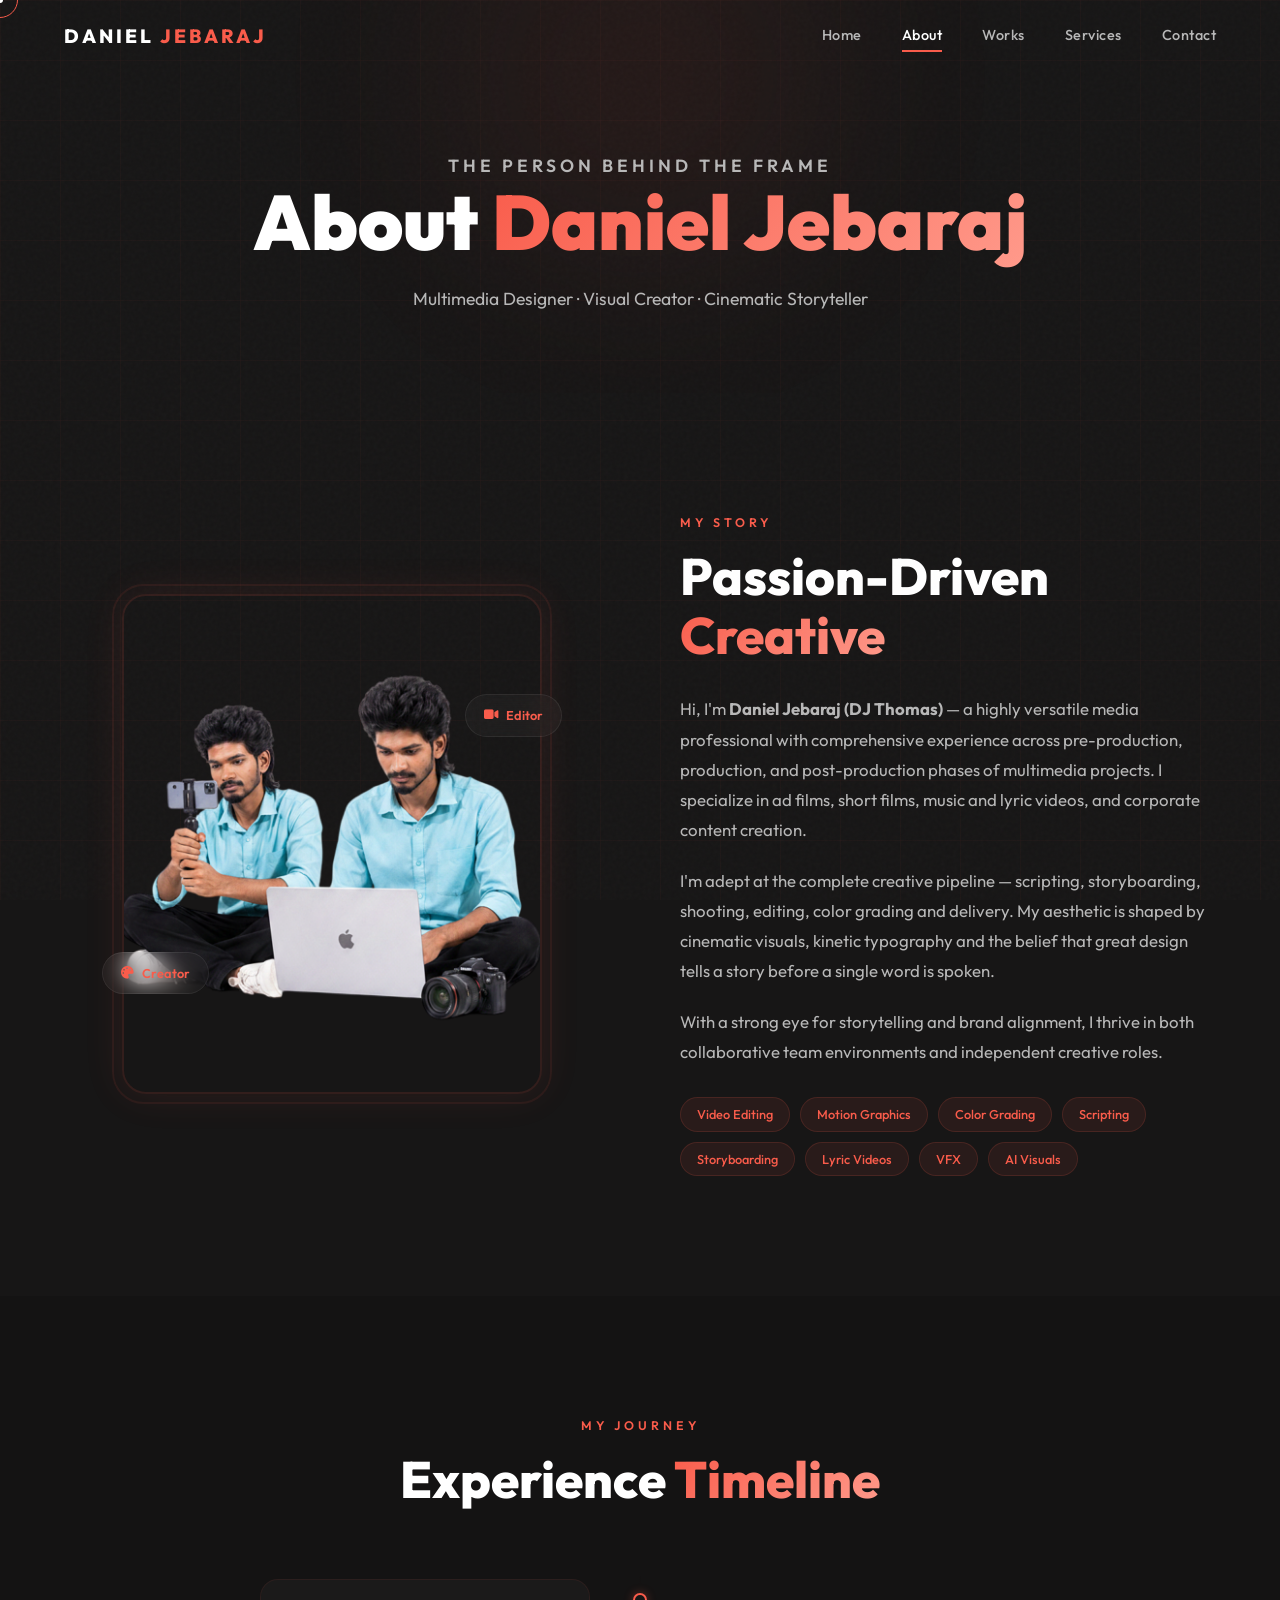
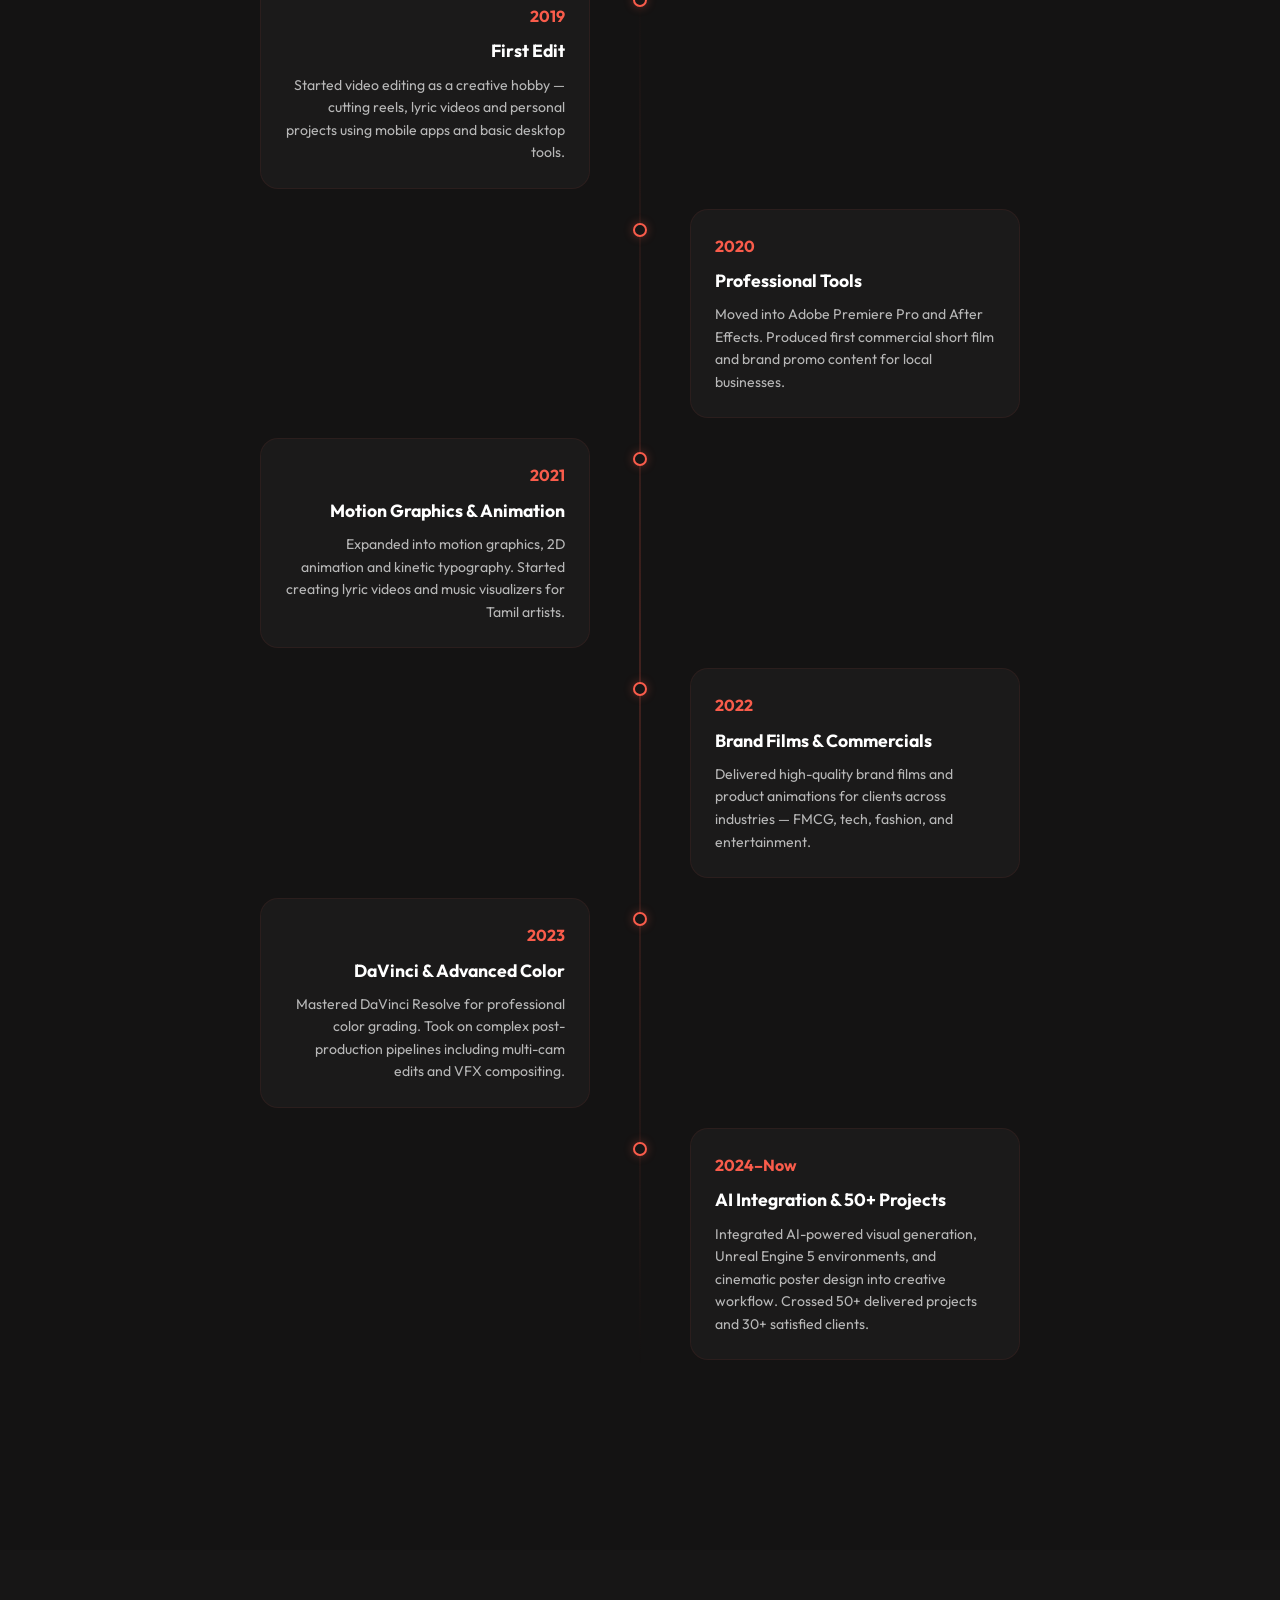
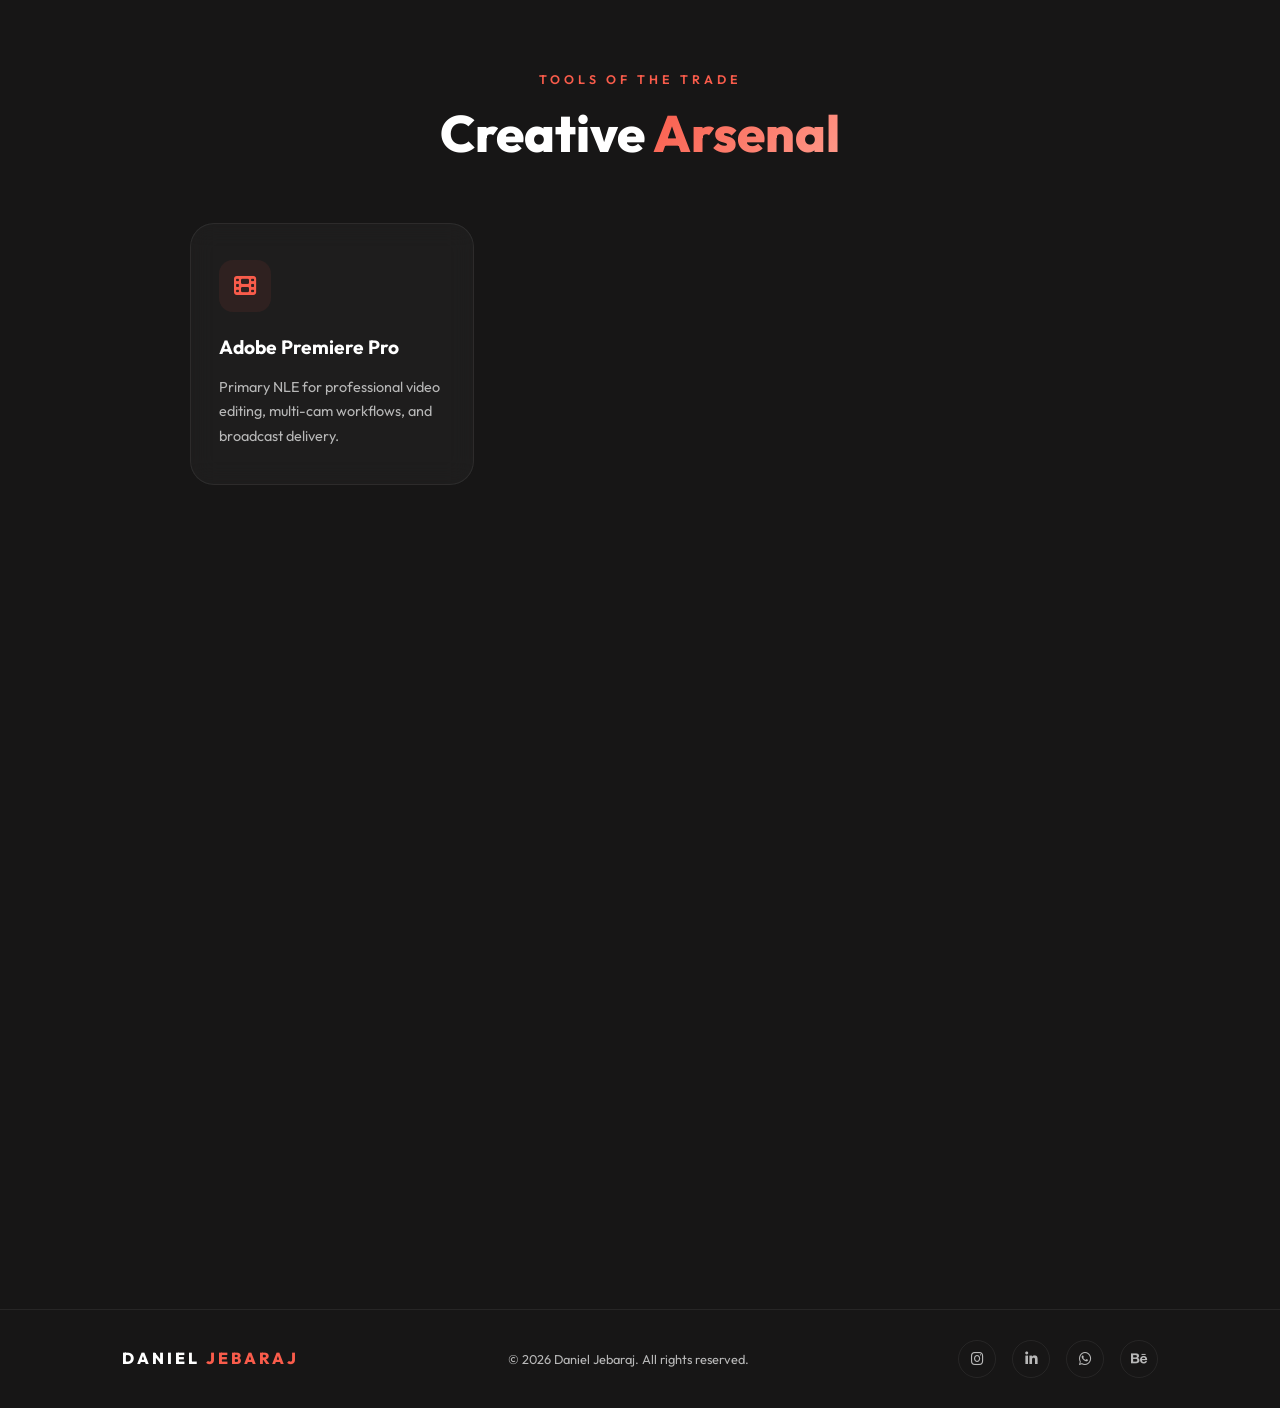
<file: about.html>
<!DOCTYPE html>
<html lang="en">
<head>
  <meta charset="UTF-8" />
  <meta name="viewport" content="width=device-width, initial-scale=1.0" />
  <title>About – Daniel Jebaraj | Multimedia Designer</title>
  <meta name="description" content="Learn about Daniel Jebaraj (DJ Thomas), Multimedia Designer and Visual Creator specializing in motion graphics, video editing, and cinematic storytelling." />
  <link rel="preconnect" href="https://fonts.googleapis.com">
  <link rel="preconnect" href="https://fonts.gstatic.com" crossorigin>
  <link href="https://fonts.googleapis.com/css2?family=Outfit:wght@300;400;500;600;700;800;900&display=swap" rel="stylesheet">
  <link rel="stylesheet" href="https://cdnjs.cloudflare.com/ajax/libs/font-awesome/6.4.0/css/all.min.css">
  <link rel="stylesheet" href="style.css">
</head>
<body>
  <div class="cursor" id="cursor">
    <div class="cursor-ring" id="cursor-ring"></div>
    <div class="cursor-dot" id="cursor-dot"></div>
    <div class="cursor-text" id="cursor-text"></div>
  </div>
  <div class="noise-overlay"></div>
  <div class="bg-grid"></div>
  <div class="particles-container" id="particles"></div>

  <!-- Navbar -->
  <nav class="navbar" id="navbar">
    <div class="nav-logo"><span class="logo-text">DANIEL <span class="accent">JEBARAJ</span></span></div>
    <div class="nav-links" id="nav-links">
      <a href="index.html" class="nav-link">Home</a>
      <a href="about.html" class="nav-link active">About</a>
      <a href="works.html" class="nav-link">Works</a>
      <a href="services.html" class="nav-link">Services</a>
      <a href="index.html#contact" class="nav-link">Contact</a>
    </div>
    <div class="nav-menu-btn" id="menu-btn"><span></span><span></span><span></span></div>
  </nav>

  <!-- Hero -->
  <section class="subpage-hero">
    <div class="hero-glow hero-glow-1"></div>
    <p class="section-eyebrow" data-reveal>The Person Behind The Frame</p>
    <h1 data-reveal>About <span class="gradient-text">Daniel Jebaraj</span></h1>
    <p data-reveal>Multimedia Designer · Visual Creator · Cinematic Storyteller</p>
  </section>

  <!-- Bio + Portrait -->
  <section class="section-padding">
    <div class="container">
      <div class="about-grid">
        <div class="about-img-col" data-scroll-reveal="left">
          <div class="about-img-frame">
            <img src="profile3.png" alt="Daniel Jebaraj" class="about-portrait">
            <div class="about-img-border"></div>
            <div class="about-badge badge-a glass"><i class="fas fa-video"></i> Editor</div>
            <div class="about-badge badge-b glass"><i class="fas fa-palette"></i> Creator</div>
          </div>
        </div>
        <div class="about-text-col" data-scroll-reveal="right">
          <p class="section-eyebrow">My Story</p>
          <h2 class="section-title">Passion-Driven <span class="gradient-text">Creative</span></h2>
          <p class="body-text">
            Hi, I'm <strong>Daniel Jebaraj (DJ Thomas)</strong> — a highly versatile media professional with comprehensive experience across pre-production, production, and post-production phases of multimedia projects. I specialize in ad films, short films, music and lyric videos, and corporate content creation.
          </p>
          <p class="body-text">
            I'm adept at the complete creative pipeline — scripting, storyboarding, shooting, editing, color grading and delivery. My aesthetic is shaped by cinematic visuals, kinetic typography and the belief that great design tells a story before a single word is spoken.
          </p>
          <p class="body-text">
            With a strong eye for storytelling and brand alignment, I thrive in both collaborative team environments and independent creative roles.
          </p>
          <div class="skill-tags">
            <span class="skill-tag">Video Editing</span>
            <span class="skill-tag">Motion Graphics</span>
            <span class="skill-tag">Color Grading</span>
            <span class="skill-tag">Scripting</span>
            <span class="skill-tag">Storyboarding</span>
            <span class="skill-tag">Lyric Videos</span>
            <span class="skill-tag">VFX</span>
            <span class="skill-tag">AI Visuals</span>
          </div>
        </div>
      </div>
    </div>
  </section>

  <!-- Journey Timeline -->
  <section class="section-padding" style="background: rgba(0,0,0,0.15);">
    <div class="container">
      <div class="section-header" style="text-align:center;" data-scroll-reveal>
        <p class="section-eyebrow">My Journey</p>
        <h2 class="section-title">Experience <span class="gradient-text">Timeline</span></h2>
      </div>
      <div class="timeline-container">
        <div class="timeline-item timeline-left" data-scroll-reveal>
          <div class="timeline-content">
            <div class="timeline-date">2019</div>
            <h3>First Edit</h3>
            <p>Started video editing as a creative hobby — cutting reels, lyric videos and personal projects using mobile apps and basic desktop tools.</p>
          </div>
        </div>
        <div class="timeline-item timeline-right" data-scroll-reveal>
          <div class="timeline-content">
            <div class="timeline-date">2020</div>
            <h3>Professional Tools</h3>
            <p>Moved into Adobe Premiere Pro and After Effects. Produced first commercial short film and brand promo content for local businesses.</p>
          </div>
        </div>
        <div class="timeline-item timeline-left" data-scroll-reveal>
          <div class="timeline-content">
            <div class="timeline-date">2021</div>
            <h3>Motion Graphics & Animation</h3>
            <p>Expanded into motion graphics, 2D animation and kinetic typography. Started creating lyric videos and music visualizers for Tamil artists.</p>
          </div>
        </div>
        <div class="timeline-item timeline-right" data-scroll-reveal>
          <div class="timeline-content">
            <div class="timeline-date">2022</div>
            <h3>Brand Films & Commercials</h3>
            <p>Delivered high-quality brand films and product animations for clients across industries — FMCG, tech, fashion, and entertainment.</p>
          </div>
        </div>
        <div class="timeline-item timeline-left" data-scroll-reveal>
          <div class="timeline-content">
            <div class="timeline-date">2023</div>
            <h3>DaVinci & Advanced Color</h3>
            <p>Mastered DaVinci Resolve for professional color grading. Took on complex post-production pipelines including multi-cam edits and VFX compositing.</p>
          </div>
        </div>
        <div class="timeline-item timeline-right" data-scroll-reveal>
          <div class="timeline-content">
            <div class="timeline-date">2024–Now</div>
            <h3>AI Integration & 50+ Projects</h3>
            <p>Integrated AI-powered visual generation, Unreal Engine 5 environments, and cinematic poster design into creative workflow. Crossed 50+ delivered projects and 30+ satisfied clients.</p>
          </div>
        </div>
      </div>
    </div>
  </section>

  <!-- Software Stack -->
  <section class="section-padding">
    <div class="container">
      <div class="section-header" style="text-align:center;" data-scroll-reveal>
        <p class="section-eyebrow">Tools of the Trade</p>
        <h2 class="section-title">Creative <span class="gradient-text">Arsenal</span></h2>
      </div>
      <div class="services-grid-premium" style="max-width:900px;margin:0 auto;">
        <div class="service-card-premium glass" data-scroll-reveal>
          <div class="service-icon-wrap"><i class="fas fa-film"></i></div>
          <h3>Adobe Premiere Pro</h3>
          <p>Primary NLE for professional video editing, multi-cam workflows, and broadcast delivery.</p>
        </div>
        <div class="service-card-premium glass" data-scroll-reveal>
          <div class="service-icon-wrap"><i class="fas fa-wind"></i></div>
          <h3>After Effects</h3>
          <p>Motion graphics, visual effects, compositing, and kinetic typography animation.</p>
        </div>
        <div class="service-card-premium glass" data-scroll-reveal>
          <div class="service-icon-wrap"><i class="fas fa-magic"></i></div>
          <h3>DaVinci Resolve</h3>
          <p>Advanced color correction, color grading, Fusion VFX, and audio post-production.</p>
        </div>
        <div class="service-card-premium glass" data-scroll-reveal>
          <div class="service-icon-wrap"><i class="fas fa-image"></i></div>
          <h3>Photoshop & Illustrator</h3>
          <p>Poster design, concept art, brand identity, and print/digital visual assets.</p>
        </div>
        <div class="service-card-premium glass" data-scroll-reveal>
          <div class="service-icon-wrap"><i class="fas fa-robot"></i></div>
          <h3>AI Tools & UE5</h3>
          <p>Generative AI visual creation, Unreal Engine 5 environments, and futuristic rendering.</p>
        </div>
        <div class="service-card-premium glass" data-scroll-reveal>
          <div class="service-icon-wrap"><i class="fas fa-cut"></i></div>
          <h3>CapCut & V-MIX</h3>
          <p>Social-first reel editing, live production switching, and broadcast stream management.</p>
        </div>
      </div>
    </div>
  </section>

  <!-- CTA -->
  <section class="section-padding" style="text-align:center;">
    <div class="container" data-scroll-reveal>
      <p class="section-eyebrow">Ready to Collaborate?</p>
      <h2 class="section-title">Let's Build Something <span class="gradient-text">Cinematic</span></h2>
      <div style="display:flex;gap:16px;justify-content:center;margin-top:30px;flex-wrap:wrap;">
        <a href="works.html" class="btn btn-primary magnetic"><span>See My Work</span><i class="fas fa-arrow-right btn-arrow"></i></a>
        <a href="index.html#contact" class="btn btn-glass magnetic"><span>Get In Touch</span></a>
      </div>
    </div>
  </section>

  <!-- Footer -->
  <footer class="footer-premium">
    <div class="container footer-inner">
      <span class="footer-logo">DANIEL <span class="accent">JEBARAJ</span></span>
      <p class="footer-copy">&copy; <span id="year"></span> Daniel Jebaraj. All rights reserved.</p>
      <div class="footer-socials">
        <a href="https://www.instagram.com/_it.s_me_dj/" target="_blank" class="footer-social magnetic"><i class="fab fa-instagram"></i></a>
        <a href="https://in.linkedin.com/in/daniel-mariya-thomas-a54a65322" target="_blank" class="footer-social magnetic"><i class="fab fa-linkedin-in"></i></a>
        <a href="https://wa.me/916383006957" target="_blank" class="footer-social magnetic"><i class="fab fa-whatsapp"></i></a>
        <a href="https://www.behance.net/dj_king_desiger" target="_blank" class="footer-social magnetic"><i class="fab fa-behance"></i></a>
      </div>
    </div>
  </footer>
  <script src="main.js"></script>
</body>
</html>
</file>
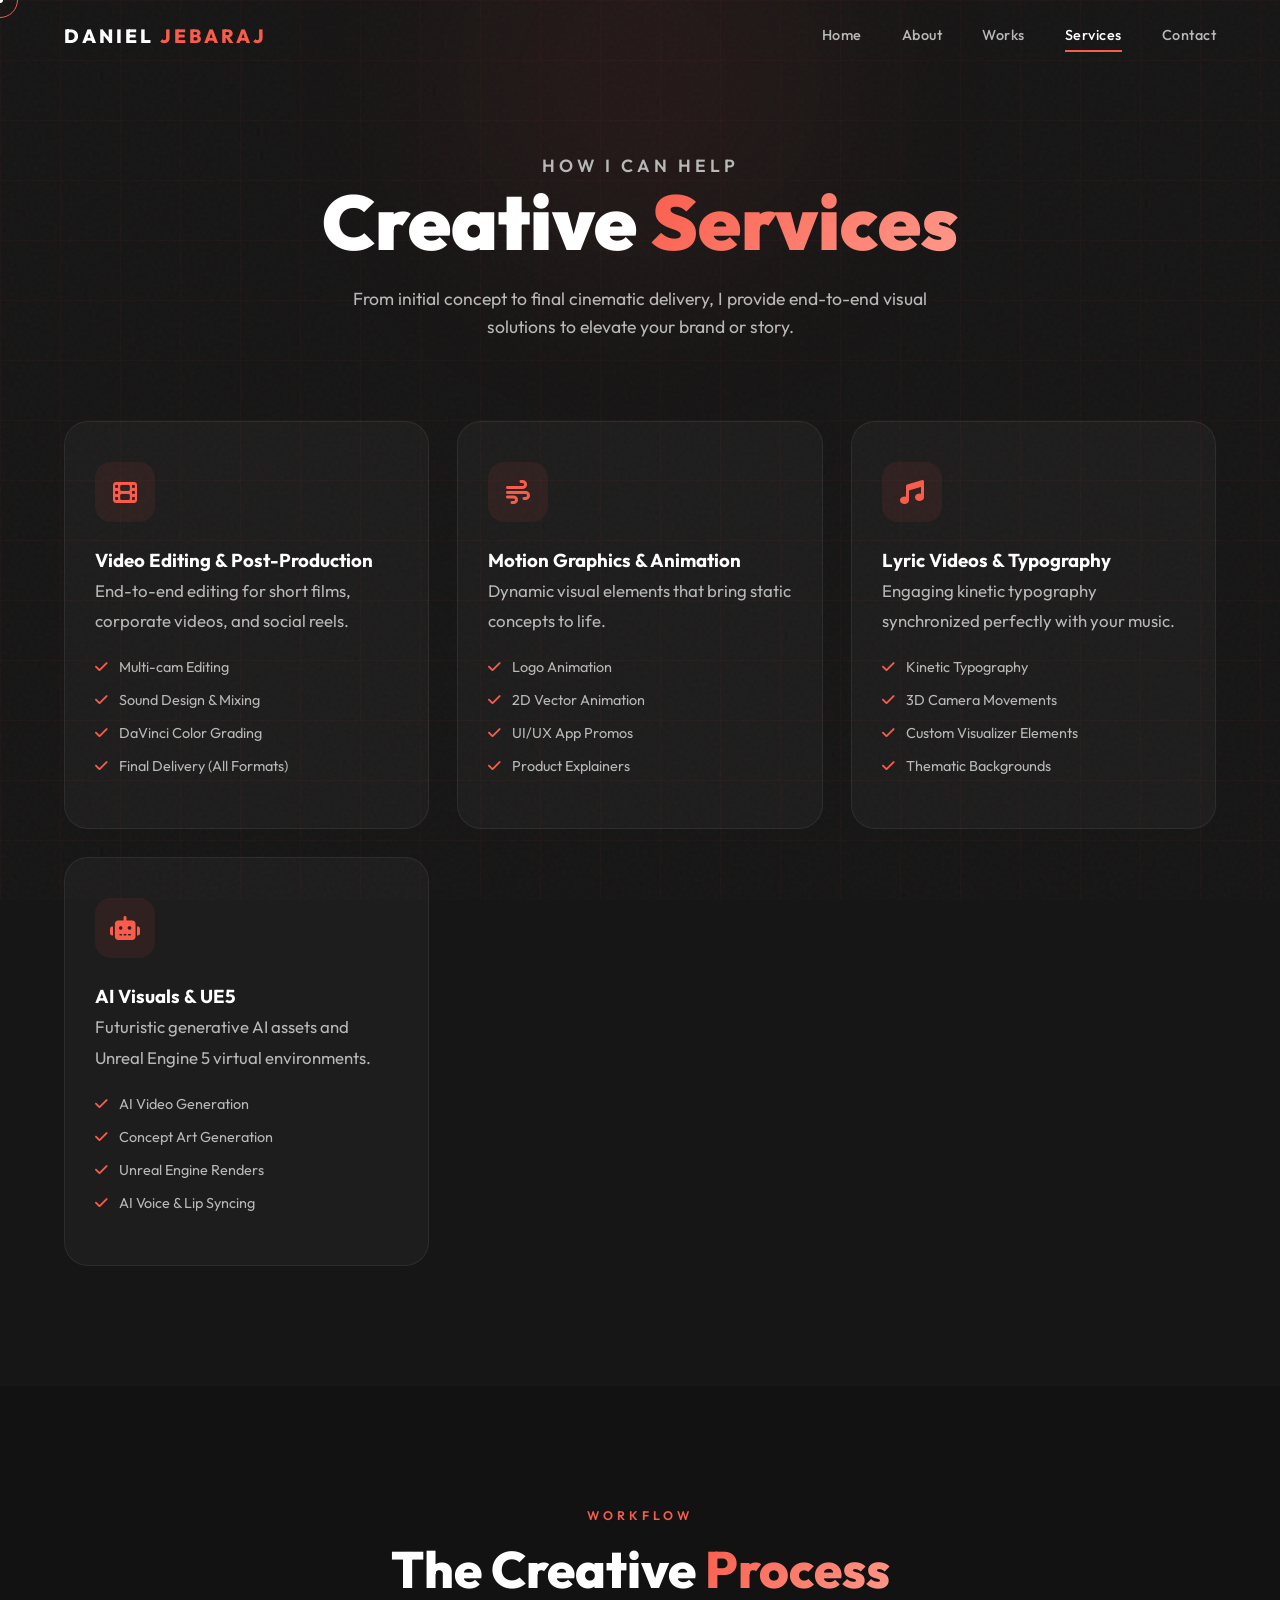
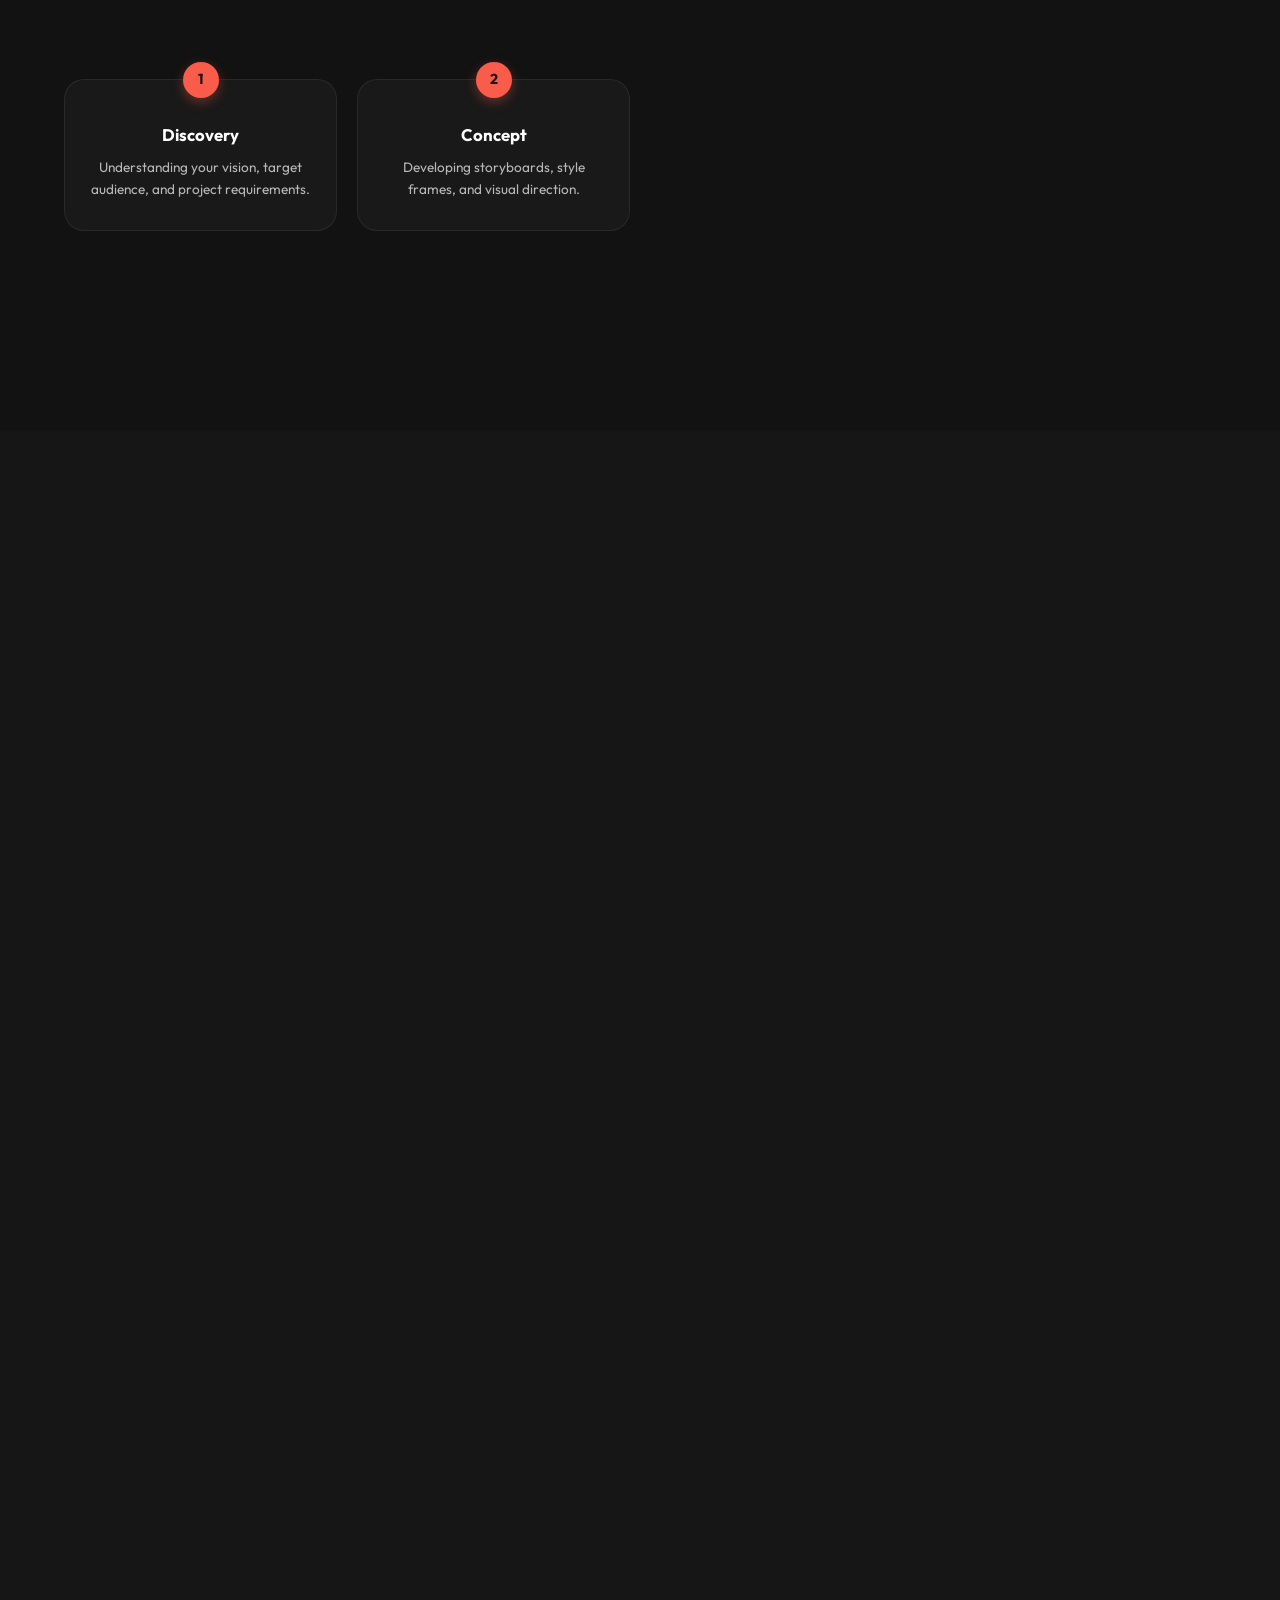
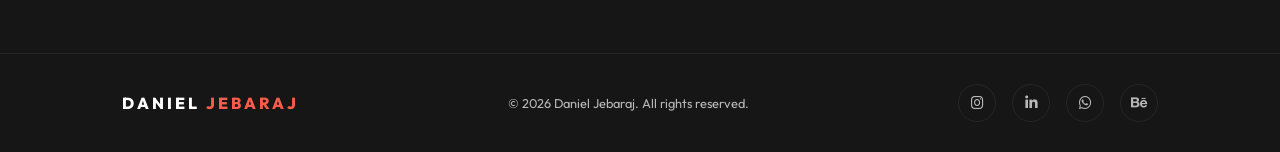
<file: services.html>
<!DOCTYPE html>
<html lang="en">
<head>
  <meta charset="UTF-8" />
  <meta name="viewport" content="width=device-width, initial-scale=1.0" />
  <title>Services – Daniel Jebaraj | Creative Solutions</title>
  <meta name="description" content="Professional video editing, motion graphics, visual effects, and AI generation services by Daniel Jebaraj." />
  <link rel="preconnect" href="https://fonts.googleapis.com">
  <link rel="preconnect" href="https://fonts.gstatic.com" crossorigin>
  <link href="https://fonts.googleapis.com/css2?family=Outfit:wght@300;400;500;600;700;800;900&display=swap" rel="stylesheet">
  <link rel="stylesheet" href="https://cdnjs.cloudflare.com/ajax/libs/font-awesome/6.4.0/css/all.min.css">
  <link rel="stylesheet" href="style.css">
</head>
<body>
  <div class="cursor" id="cursor">
    <div class="cursor-ring" id="cursor-ring"></div>
    <div class="cursor-dot" id="cursor-dot"></div>
    <div class="cursor-text" id="cursor-text"></div>
  </div>
  <div class="noise-overlay"></div>
  <div class="bg-grid"></div>
  <div class="particles-container" id="particles"></div>

  <!-- Navbar -->
  <nav class="navbar" id="navbar">
    <div class="nav-logo"><span class="logo-text">DANIEL <span class="accent">JEBARAJ</span></span></div>
    <div class="nav-links" id="nav-links">
      <a href="index.html" class="nav-link">Home</a>
      <a href="about.html" class="nav-link">About</a>
      <a href="works.html" class="nav-link">Works</a>
      <a href="services.html" class="nav-link active">Services</a>
      <a href="index.html#contact" class="nav-link">Contact</a>
    </div>
    <div class="nav-menu-btn" id="menu-btn"><span></span><span></span><span></span></div>
  </nav>

  <!-- Hero -->
  <section class="subpage-hero">
    <div class="hero-glow hero-glow-1"></div>
    <p class="section-eyebrow" data-reveal>How I Can Help</p>
    <h1 data-reveal>Creative <span class="gradient-text">Services</span></h1>
    <p data-reveal>From initial concept to final cinematic delivery, I provide end-to-end visual solutions to elevate your brand or story.</p>
  </section>

  <!-- Services Grid -->
  <section class="section-padding" style="padding-top: 0;">
    <div class="container">
      <div class="services-grid">
        
        <div class="service-card" data-scroll-reveal>
          <div class="service-icon"><i class="fas fa-film"></i></div>
          <h3>Video Editing & Post-Production</h3>
          <p class="body-text">End-to-end editing for short films, corporate videos, and social reels.</p>
          <ul class="service-features">
            <li><i class="fas fa-check"></i> Multi-cam Editing</li>
            <li><i class="fas fa-check"></i> Sound Design & Mixing</li>
            <li><i class="fas fa-check"></i> DaVinci Color Grading</li>
            <li><i class="fas fa-check"></i> Final Delivery (All Formats)</li>
          </ul>
        </div>

        <div class="service-card" data-scroll-reveal>
          <div class="service-icon"><i class="fas fa-wind"></i></div>
          <h3>Motion Graphics & Animation</h3>
          <p class="body-text">Dynamic visual elements that bring static concepts to life.</p>
          <ul class="service-features">
            <li><i class="fas fa-check"></i> Logo Animation</li>
            <li><i class="fas fa-check"></i> 2D Vector Animation</li>
            <li><i class="fas fa-check"></i> UI/UX App Promos</li>
            <li><i class="fas fa-check"></i> Product Explainers</li>
          </ul>
        </div>

        <div class="service-card" data-scroll-reveal>
          <div class="service-icon"><i class="fas fa-music"></i></div>
          <h3>Lyric Videos & Typography</h3>
          <p class="body-text">Engaging kinetic typography synchronized perfectly with your music.</p>
          <ul class="service-features">
            <li><i class="fas fa-check"></i> Kinetic Typography</li>
            <li><i class="fas fa-check"></i> 3D Camera Movements</li>
            <li><i class="fas fa-check"></i> Custom Visualizer Elements</li>
            <li><i class="fas fa-check"></i> Thematic Backgrounds</li>
          </ul>
        </div>

        <div class="service-card" data-scroll-reveal>
          <div class="service-icon"><i class="fas fa-robot"></i></div>
          <h3>AI Visuals & UE5</h3>
          <p class="body-text">Futuristic generative AI assets and Unreal Engine 5 virtual environments.</p>
          <ul class="service-features">
            <li><i class="fas fa-check"></i> AI Video Generation</li>
            <li><i class="fas fa-check"></i> Concept Art Generation</li>
            <li><i class="fas fa-check"></i> Unreal Engine Renders</li>
            <li><i class="fas fa-check"></i> AI Voice & Lip Syncing</li>
          </ul>
        </div>

      </div>
    </div>
  </section>

  <!-- Process -->
  <section class="section-padding" style="background: rgba(0,0,0,0.2);">
    <div class="container">
      <div class="section-header" style="text-align:center;" data-scroll-reveal>
        <p class="section-eyebrow">Workflow</p>
        <h2 class="section-title">The Creative <span class="gradient-text">Process</span></h2>
      </div>
      <div class="process-flow">
        <div class="process-step" data-scroll-reveal>
          <div class="step-num">1</div>
          <h3>Discovery</h3>
          <p>Understanding your vision, target audience, and project requirements.</p>
        </div>
        <div class="process-step" data-scroll-reveal>
          <div class="step-num">2</div>
          <h3>Concept</h3>
          <p>Developing storyboards, style frames, and visual direction.</p>
        </div>
        <div class="process-step" data-scroll-reveal>
          <div class="step-num">3</div>
          <h3>Production</h3>
          <p>The heavy lifting: editing, animating, grading, and sound design.</p>
        </div>
        <div class="process-step" data-scroll-reveal>
          <div class="step-num">4</div>
          <h3>Delivery</h3>
          <p>Review rounds, final polish, and delivery in required formats.</p>
        </div>
      </div>
    </div>
  </section>

  <!-- Inquiry Form -->
  <section class="section-padding">
    <div class="container">
      <div class="section-header" style="text-align:center;" data-scroll-reveal>
        <p class="section-eyebrow">Start a Project</p>
        <h2 class="section-title">Project <span class="gradient-text">Inquiry</span></h2>
        <p class="body-text" style="max-width:500px; margin: 0 auto;">Fill out the form below with your project details, and I'll get back to you within 24 hours.</p>
      </div>

      <div class="inquiry-section" data-scroll-reveal>
        <form class="inquiry-form" action="#" method="POST" onsubmit="event.preventDefault(); alert('Inquiry Sent! I will contact you shortly.');">
          <div class="form-group">
            <label for="name">Your Name / Company</label>
            <input type="text" id="name" class="form-control" placeholder="John Doe" required>
          </div>
          <div class="form-group">
            <label for="email">Email Address</label>
            <input type="email" id="email" class="form-control" placeholder="john@example.com" required>
          </div>
          <div class="form-group">
            <label for="service">Service Required</label>
            <select id="service" class="form-control">
              <option value="editing">Video Editing</option>
              <option value="motion">Motion Graphics</option>
              <option value="lyric">Lyric Video</option>
              <option value="ai">AI / Unreal Engine</option>
              <option value="other">Other</option>
            </select>
          </div>
          <div class="form-group">
            <label for="details">Project Details</label>
            <textarea id="details" class="form-control" placeholder="Tell me about your project timeline, budget, and vision..." required></textarea>
          </div>
          <button type="submit" class="btn btn-primary magnetic" style="width: 100%; justify-content: center;">
            <span>Send Inquiry</span>
            <i class="fas fa-paper-plane btn-arrow"></i>
          </button>
        </form>
      </div>
    </div>
  </section>

  <!-- Footer -->
  <footer class="footer-premium">
    <div class="container footer-inner">
      <span class="footer-logo">DANIEL <span class="accent">JEBARAJ</span></span>
      <p class="footer-copy">&copy; <span id="year"></span> Daniel Jebaraj. All rights reserved.</p>
      <div class="footer-socials">
        <a href="https://www.instagram.com/_it.s_me_dj/" target="_blank" class="footer-social magnetic"><i class="fab fa-instagram"></i></a>
        <a href="https://in.linkedin.com/in/daniel-mariya-thomas-a54a65322" target="_blank" class="footer-social magnetic"><i class="fab fa-linkedin-in"></i></a>
        <a href="https://wa.me/916383006957" target="_blank" class="footer-social magnetic"><i class="fab fa-whatsapp"></i></a>
        <a href="https://www.behance.net/dj_king_desiger" target="_blank" class="footer-social magnetic"><i class="fab fa-behance"></i></a>
      </div>
    </div>
  </footer>
  <script src="main.js"></script>
</body>
</html>
</file>
<file: style.css>
/* ═══════════════════════════════════════════════════════════════════
   DANIEL JEBARAJ – Premium Portfolio CSS
   Army Black #171616 | Algerian Coral #F95C4B
   ═══════════════════════════════════════════════════════════════════ */

/* ─── CSS Variables ─── */
:root {
  --coral: #F95C4B;
  --coral-dark: #D44738;
  --coral-glow: rgba(249, 92, 75, 0.35);
  --coral-subtle: rgba(249, 92, 75, 0.08);
  --bg: #171616;
  --bg-2: #1e1c1c;
  --glass: rgba(255,255,255,0.03);
  --glass-border: rgba(255,255,255,0.07);
  --white: #FFFFFF;
  --gray: #B8B8B8;
  --gray-dim: #666;
  --font: 'Outfit', sans-serif;
  --ease-out: cubic-bezier(0.16, 1, 0.3, 1);
  --ease-in-out: cubic-bezier(0.76, 0, 0.24, 1);
  --nav-h: 72px;
}

/* ─── Reset & Base ─── */
*, *::before, *::after { margin:0; padding:0; box-sizing:border-box; }
html { scroll-behavior: smooth; font-size: 16px; }
body {
  font-family: var(--font);
  background: var(--bg);
  color: var(--white);
  overflow-x: hidden;
  cursor: none;
  line-height: 1.6;
}
a { text-decoration: none; color: inherit; }
img { max-width: 100%; display: block; }
.container { max-width: 1280px; margin: 0 auto; padding: 0 5%; }
.section-padding { padding: 120px 0; }

/* ─── Noise Texture ─── */
.noise-overlay {
  position: fixed; inset: 0; z-index: 1; pointer-events: none;
  background-image: url("data:image/svg+xml,%3Csvg viewBox='0 0 256 256' xmlns='http://www.w3.org/2000/svg'%3E%3Cfilter id='noise'%3E%3CfeTurbulence type='fractalNoise' baseFrequency='0.9' numOctaves='4' stitchTiles='stitch'/%3E%3C/filter%3E%3Crect width='100%25' height='100%25' filter='url(%23noise)' opacity='1'/%3E%3C/svg%3E");
  opacity: 0.025;
}

/* ─── Animated Grid Lines ─── */
.bg-grid {
  position: fixed; inset: 0; z-index: 0; pointer-events: none;
  background-image:
    linear-gradient(rgba(249,92,75,0.03) 1px, transparent 1px),
    linear-gradient(90deg, rgba(249,92,75,0.03) 1px, transparent 1px);
  background-size: 60px 60px;
  animation: gridDrift 30s linear infinite;
}
@keyframes gridDrift {
  0% { transform: translate(0,0); }
  100% { transform: translate(60px, 60px); }
}

/* ─── Particles ─── */
.particles-container {
  position: fixed; inset: 0; z-index: 0; pointer-events: none; overflow: hidden;
}
.particle {
  position: absolute;
  width: 2px; height: 2px;
  background: var(--coral);
  border-radius: 50%;
  opacity: 0;
  animation: particleFloat linear infinite;
}
@keyframes particleFloat {
  0% { opacity: 0; transform: translateY(0) scale(0); }
  10% { opacity: 0.6; transform: translateY(-20px) scale(1); }
  90% { opacity: 0.3; }
  100% { opacity: 0; transform: translateY(-100vh) scale(0.5); }
}

/* ─── Custom Cursor ─── */
.cursor {
  position: fixed; top: 0; left: 0; z-index: 9999; pointer-events: none;
  transform: translate(-50%, -50%);
}
.cursor-ring {
  width: 36px; height: 36px;
  border: 1.5px solid var(--coral);
  border-radius: 50%;
  position: absolute;
  top: 50%; left: 50%;
  transform: translate(-50%, -50%);
  transition: width 0.4s var(--ease-out), height 0.4s var(--ease-out), opacity 0.3s, background 0.3s;
}
.cursor-dot {
  width: 6px; height: 6px;
  background: var(--white);
  border-radius: 50%;
  position: absolute;
  top: 50%; left: 50%;
  transform: translate(-50%, -50%);
  transition: transform 0.2s var(--ease-out), background 0.3s;
}
.cursor-text {
  position: absolute;
  white-space: nowrap;
  font-size: 0.7rem;
  font-weight: 600;
  letter-spacing: 1.5px;
  text-transform: uppercase;
  color: var(--white);
  top: 50%; left: 50%;
  transform: translate(-50%, -50%);
  opacity: 0;
  transition: opacity 0.3s;
  pointer-events: none;
}
.cursor.hover .cursor-ring { width: 60px; height: 60px; background: var(--coral-subtle); border-color: var(--coral); }
.cursor.hover .cursor-dot { transform: translate(-50%,-50%) scale(0); }
.cursor.hover .cursor-text { opacity: 1; }
.cursor.clicking .cursor-ring { width: 28px; height: 28px; }

/* ─── Navbar ─── */
.navbar {
  position: fixed; top: 0; left: 0; width: 100%; height: var(--nav-h); z-index: 1000;
  display: flex; align-items: center; justify-content: space-between;
  padding: 0 5%;
  transition: background 0.5s, backdrop-filter 0.5s, border-bottom 0.5s;
}
.navbar.scrolled {
  background: rgba(23,22,22,0.85);
  backdrop-filter: blur(20px);
  -webkit-backdrop-filter: blur(20px);
  border-bottom: 1px solid var(--glass-border);
}
.nav-logo .logo-text {
  font-weight: 800; font-size: 1.2rem; letter-spacing: 3px;
}
.nav-links { display: flex; gap: 40px; align-items: center; }
.nav-link {
  font-size: 0.9rem; font-weight: 500; color: var(--gray);
  position: relative; transition: color 0.3s; letter-spacing: 0.5px;
}
.nav-link::after {
  content: '';
  position: absolute; bottom: -4px; left: 0;
  width: 0; height: 1.5px;
  background: var(--coral);
  transition: width 0.4s var(--ease-out);
}
.nav-link:hover, .nav-link.active { color: var(--white); }
.nav-link:hover::after, .nav-link.active::after { width: 100%; }
.btn-nav-inline {
  padding: 8px 20px; border: 1px solid var(--coral); border-radius: 30px;
  color: var(--coral); font-size: 0.85rem;
  transition: background 0.3s, color 0.3s;
}
.btn-nav-inline:hover { background: var(--coral); color: var(--bg); }
.nav-menu-btn {
  display: none; flex-direction: column; gap: 5px; cursor: pointer;
}
.nav-menu-btn span {
  display: block; width: 26px; height: 2px;
  background: var(--white); border-radius: 2px;
  transition: transform 0.4s, opacity 0.4s;
}
.accent { color: var(--coral); }

/* ─── Buttons ─── */
.btn {
  display: inline-flex; align-items: center; gap: 10px;
  padding: 14px 30px; border-radius: 50px;
  font-family: var(--font); font-size: 0.9rem; font-weight: 600;
  letter-spacing: 0.5px; text-transform: uppercase;
  cursor: none; transition: all 0.4s var(--ease-out);
  position: relative; overflow: hidden;
}
.btn-primary {
  background: var(--coral); color: var(--bg);
  border: 2px solid var(--coral);
  box-shadow: 0 4px 25px var(--coral-glow);
}
.btn-primary::before {
  content: '';
  position: absolute; inset: 0;
  background: var(--white);
  transform: translateX(-105%);
  transition: transform 0.5s var(--ease-in-out);
  z-index: 0;
}
.btn-primary:hover::before { transform: translateX(0); }
.btn-primary:hover { color: var(--bg); box-shadow: 0 8px 40px var(--coral-glow); }
.btn-primary span, .btn-primary i { position: relative; z-index: 1; }
.btn-glass {
  background: rgba(255,255,255,0.04);
  border: 1.5px solid rgba(249,92,75,0.3);
  color: var(--white);
  backdrop-filter: blur(10px);
}
.btn-glass:hover {
  border-color: var(--coral);
  box-shadow: 0 0 20px var(--coral-glow), inset 0 0 20px rgba(249,92,75,0.05);
  transform: translateY(-2px);
}
.btn-arrow {
  transition: transform 0.4s var(--ease-out);
}
.btn:hover .btn-arrow { transform: translateX(4px); }

/* ─── Magnetic Button ─── */
.magnetic { transform-style: preserve-3d; }

/* ─── Section Common ─── */
.section-eyebrow {
  font-size: 0.78rem; font-weight: 600; letter-spacing: 4px;
  text-transform: uppercase; color: var(--coral);
  margin-bottom: 14px;
}
.section-title {
  font-size: clamp(2.2rem, 4vw, 3.5rem);
  font-weight: 800; line-height: 1.15;
  margin-bottom: 30px;
}
.gradient-text {
  background: linear-gradient(135deg, var(--coral), #ff9a8b);
  -webkit-background-clip: text; background-clip: text;
  color: transparent;
}
.section-header { margin-bottom: 60px; }
.section-cta { text-align: center; margin-top: 60px; }
.body-text { color: var(--gray); font-size: 1.05rem; line-height: 1.8; margin-bottom: 20px; }
.glass {
  background: var(--glass);
  backdrop-filter: blur(12px);
  -webkit-backdrop-filter: blur(12px);
  border: 1px solid var(--glass-border);
}

/* ─── Scroll Reveal ─── */
[data-scroll-reveal], [data-reveal], [data-reveal-line] {
  opacity: 0; transform: translateY(32px);
  transition: opacity 0.9s var(--ease-out), transform 0.9s var(--ease-out);
}
[data-scroll-reveal="left"] { transform: translateX(-40px); }
[data-scroll-reveal="right"] { transform: translateX(40px); }
.revealed {
  opacity: 1 !important;
  transform: translate(0, 0) !important;
}

/* ─── HERO ─── */
.hero-section {
  position: relative; z-index: 2;
  min-height: 100vh;
  display: grid;
  grid-template-columns: 1fr 1fr;
  align-items: center;
  gap: 60px;
  padding: calc(var(--nav-h) + 60px) 5% 60px;
  overflow: hidden;
}
.hero-glow {
  position: absolute; border-radius: 50%; filter: blur(120px); pointer-events: none; z-index: 0;
}
.hero-glow-1 { width: 500px; height: 500px; background: var(--coral); opacity: 0.12; top: -150px; left: -150px; }
.hero-glow-2 { width: 400px; height: 400px; background: var(--coral-dark); opacity: 0.1; bottom: -100px; right: -100px; animation: floatGlow 8s ease-in-out infinite; }
@keyframes floatGlow {
  0%,100% { transform: translate(0,0); }
  50% { transform: translate(-30px, -30px); }
}
.hero-left { position: relative; z-index: 2; }
.hero-eyebrow {
  font-size: 0.8rem; font-weight: 600; letter-spacing: 5px;
  text-transform: uppercase; color: var(--coral); margin-bottom: 24px;
}
.hero-headline {
  display: flex; flex-direction: column; gap: 0;
  font-size: clamp(3.5rem, 7vw, 7rem);
  font-weight: 900; line-height: 1.05; letter-spacing: -3px;
  margin-bottom: 28px; overflow: hidden;
}
.headline-line {
  display: block; overflow: hidden;
}
.line-inner {
  display: block;
  animation: lineReveal 1s var(--ease-out) both;
}
.headline-line:nth-child(1) .line-inner { animation-delay: 0.1s; }
.headline-line:nth-child(2) .line-inner { animation-delay: 0.25s; }
.headline-line:nth-child(3) .line-inner { animation-delay: 0.4s; }
.accent-coral { color: var(--coral); text-shadow: 0 0 60px rgba(249,92,75,0.3); }
@keyframes lineReveal {
  from { transform: translateY(100%); opacity: 0; }
  to { transform: translateY(0); opacity: 1; }
}
.hero-tagline {
  font-size: 1.1rem; color: var(--gray); max-width: 440px;
  line-height: 1.7; margin-bottom: 40px;
}
.hero-cta { display: flex; gap: 16px; flex-wrap: wrap; margin-bottom: 60px; }
.hero-stats {
  display: flex; align-items: center; gap: 24px;
  padding: 20px 28px;
  background: var(--glass); border: 1px solid var(--glass-border);
  border-radius: 16px; width: fit-content;
  backdrop-filter: blur(12px);
}
.stat-chip { display: flex; flex-direction: column; align-items: center; }
.stat-chip .stat-num { font-size: 1.8rem; font-weight: 800; color: var(--coral); line-height: 1; }
.stat-chip span:not(.stat-num):not(.stat-label) { font-size: 1.8rem; font-weight: 800; color: var(--coral); line-height: 1; vertical-align: top; }
.stat-chip .stat-label { font-size: 0.7rem; color: var(--gray); letter-spacing: 1px; text-transform: uppercase; margin-top: 4px; }
.stat-divider { width: 1px; height: 40px; background: var(--glass-border); }

/* ─── Portrait ─── */
.hero-right { position: relative; z-index: 2; display: flex; justify-content: center; align-items: center; }
.portrait-wrapper {
  position: relative; width: 440px; height: 520px;
  display: flex; justify-content: center; align-items: center;
}
.orbit-ring {
  position: absolute; border-radius: 50%;
  border: 1px solid rgba(249,92,75,0.12);
}
.orbit-1 { width: 380px; height: 380px; animation: orbitSpin 20s linear infinite; }
.orbit-2 { width: 480px; height: 480px; animation: orbitSpin 30s linear infinite reverse; border-style: dashed; }
@keyframes orbitSpin { to { transform: rotate(360deg); } }
.portrait-frame {
  position: relative; z-index: 2;
  width: 310px; height: 380px;
  border-radius: 30px; overflow: hidden;
  border: 2px solid rgba(249,92,75,0.2);
  box-shadow: 0 0 60px rgba(249,92,75,0.15), 0 0 120px rgba(249,92,75,0.05);
  animation: portraitFloat 6s ease-in-out infinite;
  cursor: none;
  transition: transform 0.3s var(--ease-out), box-shadow 0.3s;
}
.portrait-frame:hover {
  transform: scale(1.03) translateY(-5px);
  box-shadow: 0 0 80px rgba(249,92,75,0.25), 0 30px 60px rgba(0,0,0,0.5);
}
@keyframes portraitFloat {
  0%,100% { transform: translateY(0px); }
  50% { transform: translateY(-16px); }
}
.portrait-img { width: 100%; height: 100%; object-fit: cover; }
.portrait-sweep {
  position: absolute; top: 0; left: -100%; width: 60%; height: 100%;
  background: linear-gradient(90deg, transparent, rgba(255,255,255,0.06), transparent);
  animation: sweepLight 4s ease-in-out infinite 2s;
}
@keyframes sweepLight {
  0% { left: -100%; opacity: 0; }
  20% { opacity: 1; }
  50% { left: 150%; opacity: 1; }
  51%,100% { left: 150%; opacity: 0; }
}
.portrait-glow {
  position: absolute; inset: 0;
  background: radial-gradient(ellipse at bottom, rgba(249,92,75,0.08), transparent 70%);
  pointer-events: none;
}

/* ─── Floating Software Icons ─── */
.floating-icon {
  position: absolute; z-index: 3;
  display: flex; flex-direction: column; align-items: center; gap: 5px;
  padding: 12px 14px;
  background: rgba(23,22,22,0.85);
  border: 1px solid rgba(249,92,75,0.15);
  border-radius: 16px;
  backdrop-filter: blur(12px);
  font-size: 0.7rem; font-weight: 600; color: var(--gray);
  letter-spacing: 0.5px; text-transform: uppercase;
  cursor: none;
  transition: border-color 0.3s, box-shadow 0.3s, transform 0.4s var(--ease-out);
  user-select: none;
}
.floating-icon i { font-size: 1.4rem; color: var(--coral); margin-bottom: 2px; }
.floating-icon:hover {
  border-color: var(--coral); box-shadow: 0 0 20px var(--coral-glow);
  transform: scale(1.1) !important;
}
.icon-premiere { top: 5%; right: -5%; animation: iconFloat1 7s ease-in-out infinite; }
.icon-ae       { top: 30%; left: -8%; animation: iconFloat2 8s ease-in-out infinite 1s; }
.icon-ps       { bottom: 20%; right: -8%; animation: iconFloat1 6.5s ease-in-out infinite 0.5s; }
.icon-ai       { top: 60%; left: -5%; animation: iconFloat2 9s ease-in-out infinite 2s; }
.icon-davinci  { bottom: 5%; left: 15%; animation: iconFloat1 7.5s ease-in-out infinite 1.5s; }
.icon-capcut   { top: 12%; left: 15%; animation: iconFloat2 8.5s ease-in-out infinite 0.8s; }
@keyframes iconFloat1 {
  0%,100% { transform: translateY(0px) rotate(-2deg); }
  50% { transform: translateY(-18px) rotate(2deg); }
}
@keyframes iconFloat2 {
  0%,100% { transform: translateY(0px) rotate(2deg); }
  50% { transform: translateY(-14px) rotate(-2deg); }
}

/* ─── Scroll Indicator ─── */
.scroll-indicator {
  position: absolute; bottom: 40px; left: 50%;
  transform: translateX(-50%);
  display: flex; flex-direction: column; align-items: center; gap: 8px;
  z-index: 3;
  animation: fadeIn 1s 1.5s both;
}
.scroll-line {
  width: 1px; height: 50px;
  background: linear-gradient(to bottom, var(--coral), transparent);
  animation: scrollPulse 2s ease-in-out infinite;
}
.scroll-indicator span {
  font-size: 0.65rem; letter-spacing: 3px;
  text-transform: uppercase; color: var(--gray);
}
@keyframes scrollPulse {
  0%,100% { opacity: 0.4; transform: scaleY(1); }
  50% { opacity: 1; transform: scaleY(1.2); }
}
@keyframes fadeIn { from { opacity: 0; } to { opacity: 1; } }

/* ─── Marquee ─── */
.marquee-section {
  position: relative; z-index: 2;
  padding: 24px 0;
  border-top: 1px solid var(--glass-border);
  border-bottom: 1px solid var(--glass-border);
  background: linear-gradient(to right, var(--bg), rgba(249,92,75,0.03), var(--bg));
  overflow: hidden;
}
.marquee-track { width: 100%; overflow: hidden; }
.marquee-content {
  display: inline-flex; gap: 40px; white-space: nowrap;
  animation: marqueeScroll 30s linear infinite;
}
.marquee-content span { font-size: 0.95rem; font-weight: 500; color: var(--gray); letter-spacing: 1px; }
.marquee-content .dot { color: var(--coral); font-size: 0.7rem; }
@keyframes marqueeScroll {
  from { transform: translateX(0); }
  to { transform: translateX(-50%); }
}

/* ─── About Preview ─── */
.about-preview { position: relative; z-index: 2; }
.about-grid {
  display: grid;
  grid-template-columns: 1fr 1fr;
  gap: 80px; align-items: center;
}
.about-img-col { position: relative; }
.about-img-frame {
  position: relative; width: 100%; max-width: 420px; margin: 0 auto;
}
.about-portrait {
  width: 100%; height: 500px; object-fit: cover;
  border-radius: 24px;
  border: 2px solid rgba(249,92,75,0.12);
  box-shadow: 0 0 40px rgba(249,92,75,0.1);
}
.about-img-border {
  position: absolute; inset: -10px;
  border: 2px solid rgba(249,92,75,0.08);
  border-radius: 32px;
  animation: borderPulse 4s ease-in-out infinite;
}
@keyframes borderPulse {
  0%,100% { opacity: 0.5; transform: scale(1); }
  50% { opacity: 1; transform: scale(1.01); }
}
.about-badge {
  position: absolute;
  padding: 10px 18px; border-radius: 30px;
  font-size: 0.8rem; font-weight: 600;
  display: flex; align-items: center; gap: 8px;
  color: var(--coral);
  animation: iconFloat1 5s ease-in-out infinite;
}
.badge-a { top: 20%; right: -20px; }
.badge-b { bottom: 20%; left: -20px; animation-delay: 1s; }
.skill-tags { display: flex; flex-wrap: wrap; gap: 10px; margin-top: 30px; }
.skill-tag {
  padding: 6px 16px; border-radius: 30px; font-size: 0.8rem;
  background: var(--coral-subtle); border: 1px solid rgba(249,92,75,0.15);
  color: var(--coral); font-weight: 500;
  transition: background 0.3s, border-color 0.3s;
}
.skill-tag:hover { background: rgba(249,92,75,0.15); border-color: var(--coral); }

/* ─── Services ─── */
.services-section { position: relative; z-index: 2; background: rgba(0,0,0,0.2); }
.services-grid-premium {
  display: grid; grid-template-columns: repeat(3, 1fr); gap: 24px;
}
.service-card-premium {
  padding: 36px 28px; border-radius: 24px;
  border: 1px solid var(--glass-border);
  position: relative; overflow: hidden;
  cursor: none;
  transition: border-color 0.4s var(--ease-out), transform 0.4s var(--ease-out), box-shadow 0.4s var(--ease-out);
}
.service-card-premium::after {
  content: '';
  position: absolute; inset: 0;
  background: radial-gradient(ellipse at 50% 120%, rgba(249,92,75,0.07), transparent 70%);
  opacity: 0; transition: opacity 0.4s;
}
.service-card-premium:hover {
  border-color: rgba(249,92,75,0.3);
  transform: translateY(-8px);
  box-shadow: 0 20px 60px rgba(0,0,0,0.3), 0 0 40px rgba(249,92,75,0.08);
}
.service-card-premium:hover::after { opacity: 1; }
.service-num {
  font-size: 0.7rem; font-weight: 700; letter-spacing: 3px;
  color: var(--coral); opacity: 0.6; margin-bottom: 20px;
}
.service-icon-wrap {
  width: 52px; height: 52px;
  background: var(--coral-subtle); border-radius: 14px;
  display: flex; align-items: center; justify-content: center;
  margin-bottom: 20px;
  transition: transform 0.4s var(--ease-out), background 0.3s;
}
.service-card-premium:hover .service-icon-wrap {
  transform: rotate(8deg) scale(1.1);
  background: rgba(249,92,75,0.18);
}
.service-icon-wrap i { font-size: 1.4rem; color: var(--coral); }
.service-card-premium h3 { font-size: 1.2rem; font-weight: 700; margin-bottom: 12px; }
.service-card-premium p { font-size: 0.9rem; color: var(--gray); line-height: 1.7; }
.service-arrow {
  position: absolute; bottom: 28px; right: 28px;
  width: 36px; height: 36px;
  background: var(--coral-subtle);
  border-radius: 50%;
  display: flex; align-items: center; justify-content: center;
  color: var(--coral);
  transition: background 0.3s, transform 0.4s var(--ease-out);
}
.service-card-premium:hover .service-arrow {
  background: var(--coral); color: var(--bg);
  transform: rotate(-45deg);
}

/* ─── Portfolio Grid ─── */
.portfolio-section { position: relative; z-index: 2; }
.portfolio-grid-premium {
  display: grid;
  grid-template-columns: repeat(3, 1fr);
  gap: 24px;
}
.project-card-premium {
  border-radius: 20px; overflow: hidden;
  border: 1px solid var(--glass-border);
  cursor: none;
  transition: transform 0.5s var(--ease-out), border-color 0.4s, box-shadow 0.5s;
}
.project-card-premium:hover {
  transform: translateY(-10px);
  border-color: rgba(249,92,75,0.25);
  box-shadow: 0 20px 60px rgba(0,0,0,0.4), 0 0 30px rgba(249,92,75,0.07);
}
.project-thumb {
  height: 220px; overflow: hidden; position: relative;
}
.project-thumb img {
  width: 100%; height: 100%; object-fit: cover;
  transition: transform 0.7s var(--ease-out);
}
.project-card-premium:hover .project-thumb img { transform: scale(1.07); }
.project-overlay {
  position: absolute; inset: 0;
  background: linear-gradient(to top, rgba(23,22,22,0.85), rgba(23,22,22,0.2));
  display: flex; align-items: flex-end; justify-content: space-between;
  padding: 16px 18px;
  opacity: 0;
  transition: opacity 0.4s;
}
.project-card-premium:hover .project-overlay { opacity: 1; }
.project-tag {
  font-size: 0.7rem; font-weight: 600; letter-spacing: 2px; text-transform: uppercase;
  color: var(--coral);
  padding: 4px 10px; border-radius: 20px;
  background: rgba(249,92,75,0.15);
  border: 1px solid rgba(249,92,75,0.2);
  transform: translateY(8px);
  transition: transform 0.4s 0.05s var(--ease-out);
}
.project-card-premium:hover .project-tag { transform: translateY(0); }
.project-view {
  font-size: 0.8rem; font-weight: 600; color: var(--white);
  display: flex; align-items: center; gap: 6px;
  transform: translateY(8px);
  transition: transform 0.4s 0.1s var(--ease-out);
}
.project-card-premium:hover .project-view { transform: translateY(0); }
.project-info { padding: 20px; }
.project-info h3 { font-size: 1.05rem; font-weight: 700; margin-bottom: 5px; }
.project-info p { font-size: 0.85rem; color: var(--gray); }

/* ─── Stats Section ─── */
.stats-section {
  position: relative; z-index: 2;
  background: linear-gradient(135deg, rgba(249,92,75,0.03), transparent);
  border-top: 1px solid var(--glass-border);
  border-bottom: 1px solid var(--glass-border);
}
.stats-glow {
  position: absolute; left: 50%; top: 50%;
  transform: translate(-50%,-50%);
  width: 600px; height: 200px;
  background: var(--coral); opacity: 0.04;
  filter: blur(80px); pointer-events: none;
}
.stats-grid {
  display: flex; justify-content: center;
  gap: 80px; flex-wrap: wrap; align-items: center;
}
.stat-block { display: flex; flex-direction: column; align-items: center; gap: 16px; }
.stat-circle {
  position: relative; width: 120px; height: 120px;
  display: flex; align-items: center; justify-content: center;
}
.stat-circle svg { position: absolute; inset: 0; width: 100%; height: 100%; transform: rotate(-90deg); }
.stat-track { fill: none; stroke: rgba(249,92,75,0.1); stroke-width: 4; }
.stat-progress {
  fill: none; stroke: var(--coral); stroke-width: 4;
  stroke-linecap: round;
  stroke-dasharray: 251.2;
  stroke-dashoffset: 251.2;
  transition: stroke-dashoffset 2s var(--ease-out);
}
.stat-big-num {
  font-size: 2.5rem; font-weight: 900; color: var(--coral);
  text-shadow: 0 0 20px rgba(249,92,75,0.3);
  position: relative; z-index: 1;
}
.stat-big-label {
  font-size: 0.8rem; font-weight: 600; letter-spacing: 2px;
  text-transform: uppercase; color: var(--gray);
}

/* ─── Contact ─── */
.contact-section { position: relative; z-index: 2; }
.contact-wrapper { max-width: 800px; margin: 0 auto; }
.contact-headline { text-align: center; margin-bottom: 60px; }
.contact-big-text {
  font-size: clamp(2rem, 4vw, 3.2rem);
  font-weight: 800; line-height: 1.2;
  margin-bottom: 20px;
}
.contact-glow-underline {
  width: 120px; height: 3px;
  background: linear-gradient(to right, var(--coral), transparent);
  margin: 0 auto; border-radius: 2px;
}
.contact-channels { display: flex; flex-direction: column; gap: 16px; }
.contact-channel {
  display: flex; align-items: center; gap: 20px;
  padding: 20px 24px; border-radius: 18px;
  background: var(--glass); border: 1px solid var(--glass-border);
  transition: border-color 0.4s, transform 0.4s var(--ease-out), box-shadow 0.4s;
  cursor: none;
}
.contact-channel:hover {
  border-color: rgba(249,92,75,0.25);
  transform: translateX(8px);
  box-shadow: 0 8px 30px rgba(0,0,0,0.2);
}
.channel-icon {
  width: 46px; height: 46px; border-radius: 12px;
  background: var(--coral-subtle);
  display: flex; align-items: center; justify-content: center;
  font-size: 1.2rem; color: var(--coral);
  flex-shrink: 0;
  transition: background 0.3s, transform 0.4s;
}
.contact-channel:hover .channel-icon { background: var(--coral); color: var(--bg); transform: scale(1.1); }
.channel-info { flex: 1; }
.channel-label { display: block; font-size: 0.7rem; letter-spacing: 2px; text-transform: uppercase; color: var(--gray); margin-bottom: 2px; }
.channel-val { font-size: 0.95rem; font-weight: 600; color: var(--white); }
.channel-arrow { color: var(--coral); opacity: 0.4; transition: opacity 0.3s, transform 0.4s; }
.contact-channel:hover .channel-arrow { opacity: 1; transform: translateX(4px); }

/* ─── Footer ─── */
.footer-premium {
  position: relative; z-index: 2;
  padding: 30px 5%;
  border-top: 1px solid var(--glass-border);
}
.footer-inner {
  display: flex; align-items: center; justify-content: space-between; flex-wrap: wrap; gap: 20px;
}
.footer-logo { font-weight: 800; font-size: 1rem; letter-spacing: 3px; }
.footer-copy { font-size: 0.8rem; color: var(--gray); }
.footer-socials { display: flex; gap: 16px; }
.footer-social {
  width: 38px; height: 38px; border-radius: 50%;
  border: 1px solid var(--glass-border);
  display: flex; align-items: center; justify-content: center;
  color: var(--gray); font-size: 0.9rem;
  cursor: none;
  transition: border-color 0.3s, color 0.3s, transform 0.3s, box-shadow 0.3s;
}
.footer-social:hover {
  border-color: var(--coral); color: var(--coral);
  box-shadow: 0 0 12px var(--coral-glow);
  transform: translateY(-3px);
}

/* ─── Mobile Responsive ─── */
@media (max-width: 1024px) {
  .services-grid-premium { grid-template-columns: repeat(2, 1fr); }
  .portfolio-grid-premium { grid-template-columns: repeat(2, 1fr); }
}

@media (max-width: 768px) {
  body { cursor: auto; }
  .cursor { display: none; }

  .navbar { padding: 0 20px; }
  .nav-links {
    position: fixed; top: 0; left: 0; width: 100%; height: 100vh;
    background: rgba(23,22,22,0.98); backdrop-filter: blur(20px);
    flex-direction: column; justify-content: center; align-items: center; gap: 32px;
    transform: translateX(-100%); opacity: 0;
    transition: transform 0.5s var(--ease-out), opacity 0.5s;
    z-index: 999;
  }
  .nav-links.open { transform: translateX(0); opacity: 1; }
  .nav-link { font-size: 1.2rem; }
  .nav-menu-btn { display: flex; z-index: 1001; }

  .hero-section {
    grid-template-columns: 1fr;
    padding: calc(var(--nav-h) + 40px) 20px 80px;
    text-align: center; gap: 50px;
  }
  .hero-headline { font-size: clamp(2.8rem, 10vw, 5rem); letter-spacing: -2px; align-items: center; }
  .hero-tagline { margin: 0 auto 40px auto; }
  .hero-cta { justify-content: center; }
  .hero-stats { margin: 0 auto; }

  .portrait-wrapper { width: 320px; height: 380px; }
  .portrait-frame { width: 230px; height: 280px; }
  .floating-icon { display: none; }
  .orbit-1 { width: 280px; height: 280px; }
  .orbit-2 { width: 360px; height: 360px; }

  .about-grid { grid-template-columns: 1fr; gap: 40px; }
  .badge-a { right: 0; }
  .badge-b { left: 0; }

  .services-grid-premium { grid-template-columns: 1fr; }
  .portfolio-grid-premium { grid-template-columns: 1fr; }
  .stats-grid { gap: 40px; }

  .section-padding { padding: 80px 0; }
  .section-title { font-size: 2rem; }

  .footer-inner { flex-direction: column; text-align: center; }
}

/* ─── About / Works / Services subpages shared styles ─── */
.subpage-hero {
  position: relative; z-index: 2;
  padding: calc(var(--nav-h) + 80px) 5% 80px;
  text-align: center;
  overflow: hidden;
}
.subpage-hero .hero-glow-1 { width: 350px; height: 350px; top: -100px; left: 50%; transform: translateX(-50%); opacity: 0.09; }
.subpage-hero h1 { font-size: clamp(2.8rem, 6vw, 5rem); font-weight: 900; line-height: 1.1; margin-bottom: 20px; }
.subpage-hero p { font-size: 1.1rem; color: var(--gray); max-width: 600px; margin: 0 auto; }

/* Filter / Works page */
.filter-bar { display: flex; justify-content: center; gap: 12px; margin-bottom: 40px; flex-wrap: wrap; }
.filter-btn {
  background: var(--glass); border: 1px solid var(--glass-border);
  padding: 10px 24px; border-radius: 30px;
  color: var(--gray); font-size: 0.85rem; font-weight: 600;
  cursor: none; font-family: var(--font);
  transition: all 0.3s var(--ease-out);
}
.filter-btn:hover, .filter-btn.active {
  background: var(--coral); border-color: var(--coral);
  color: var(--bg); box-shadow: 0 4px 20px var(--coral-glow);
}
.search-container { max-width: 500px; margin: 0 auto 50px; }
.search-input {
  width: 100%; padding: 14px 24px;
  background: var(--glass); border: 1px solid var(--glass-border);
  border-radius: 50px; color: var(--white);
  font-family: var(--font); font-size: 0.95rem;
  outline: none; text-align: center;
  transition: border-color 0.3s, box-shadow 0.3s;
}
.search-input:focus {
  border-color: var(--coral);
  box-shadow: 0 0 20px rgba(249,92,75,0.15);
}

/* Services page */
.services-grid { display: grid; grid-template-columns: repeat(auto-fit, minmax(300px, 1fr)); gap: 28px; }
.service-card {
  padding: 40px 30px; border-radius: 24px;
  border: 1px solid var(--glass-border);
  background: var(--glass);
  transition: all 0.4s var(--ease-out);
  position: relative; overflow: hidden;
  cursor: none;
}
.service-card:hover {
  transform: translateY(-8px);
  border-color: rgba(249,92,75,0.3);
  box-shadow: 0 20px 50px rgba(0,0,0,0.3), 0 0 30px rgba(249,92,75,0.07);
}
.service-icon {
  width: 60px; height: 60px; border-radius: 16px;
  background: var(--coral-subtle);
  display: flex; align-items: center; justify-content: center;
  font-size: 1.5rem; color: var(--coral);
  margin-bottom: 24px;
  transition: transform 0.4s var(--ease-out), background 0.3s;
}
.service-card:hover .service-icon { transform: rotate(8deg) scale(1.1); background: rgba(249,92,75,0.18); }
.service-price { font-size: 1.8rem; font-weight: 800; color: var(--coral); margin: 16px 0; }
.service-price span { font-size: 0.9rem; color: var(--gray); font-weight: 400; }
.service-features { list-style: none; }
.service-features li { color: var(--gray); margin-bottom: 10px; font-size: 0.9rem; }
.service-features li i { color: var(--coral); margin-right: 8px; }

/* Process steps */
.process-flow { display: flex; gap: 20px; flex-wrap: wrap; margin: 50px 0 80px; }
.process-step {
  flex: 1; min-width: 200px; padding: 30px 24px; border-radius: 20px;
  background: var(--glass); border: 1px solid var(--glass-border);
  text-align: center; position: relative; margin-top: 20px;
}
.step-num {
  position: absolute; top: -18px; left: 50%; transform: translateX(-50%);
  width: 36px; height: 36px; border-radius: 50%;
  background: var(--coral); color: var(--bg);
  font-weight: 700; font-size: 0.9rem;
  display: flex; align-items: center; justify-content: center;
  box-shadow: 0 4px 12px var(--coral-glow);
}
.process-step h3 { margin-top: 12px; margin-bottom: 8px; font-size: 1.05rem; }
.process-step p { color: var(--gray); font-size: 0.85rem; }

/* Inquiry form */
.inquiry-section { max-width: 680px; margin: 0 auto 100px; }
.inquiry-form { padding: 45px 35px; border-radius: 24px; background: var(--glass); border: 1px solid rgba(249,92,75,0.1); }
.form-group { margin-bottom: 24px; }
.form-group label { display: block; margin-bottom: 8px; font-weight: 500; font-size: 0.9rem; }
.form-control {
  width: 100%; padding: 14px 18px;
  background: rgba(255,255,255,0.02); border: 1px solid var(--glass-border);
  border-radius: 12px; color: var(--white);
  font-family: var(--font); font-size: 0.95rem;
  outline: none; transition: border-color 0.3s, box-shadow 0.3s;
}
.form-control:focus { border-color: var(--coral); box-shadow: 0 0 15px rgba(249,92,75,0.08); }
select.form-control option { background: var(--bg); }
textarea.form-control { resize: vertical; min-height: 120px; }

/* Timeline (About page) */
.timeline-container { position: relative; max-width: 900px; margin: 60px auto; padding: 0 20px; }
.timeline-container::before {
  content: ''; position: absolute;
  width: 2px; background: linear-gradient(to bottom, transparent, rgba(249,92,75,0.2), transparent);
  top: 0; bottom: 0; left: 50%; margin-left: -1px;
}
.timeline-item { padding: 10px 50px; position: relative; width: 50%; }
.timeline-item::after {
  content: ''; position: absolute;
  width: 14px; height: 14px; right: -7px;
  background: var(--bg); border: 2px solid var(--coral);
  top: 24px; border-radius: 50%; z-index: 1;
  box-shadow: 0 0 10px var(--coral-glow);
}
.timeline-left { left: 0; text-align: right; }
.timeline-right { left: 50%; text-align: left; }
.timeline-right::after { left: -7px; }
.timeline-content { padding: 24px; border-radius: 18px; background: var(--glass); border: 1px solid rgba(249,92,75,0.07); }
.timeline-date { font-weight: 700; color: var(--coral); margin-bottom: 8px; }
.timeline-content h3 { font-size: 1.1rem; margin-bottom: 8px; }
.timeline-content p { color: var(--gray); font-size: 0.88rem; line-height: 1.6; }
@media (max-width: 768px) {
  .timeline-container::before { left: 24px; }
  .timeline-item { width: 100%; padding-left: 60px; padding-right: 20px; text-align: left !important; }
  .timeline-item::after { left: 17px; right: auto; }
  .timeline-right { left: 0; }
}
</file>
